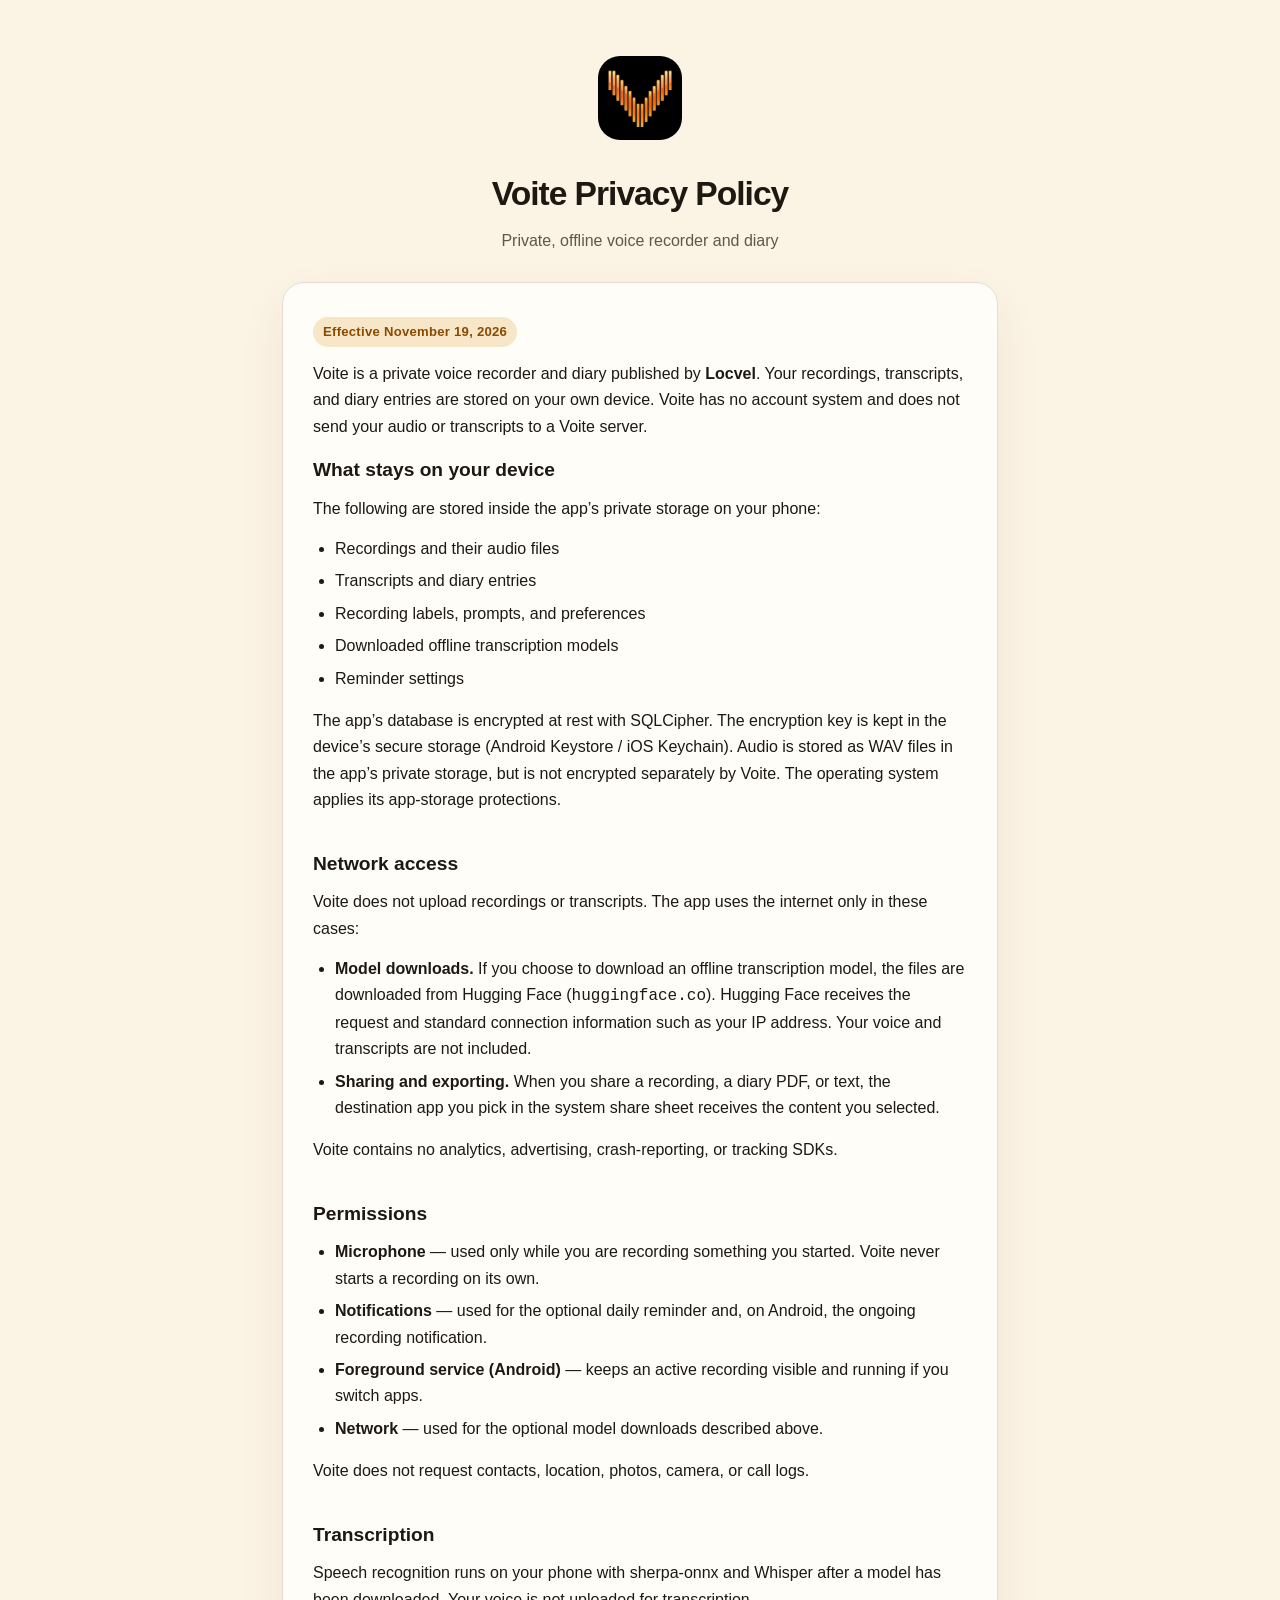
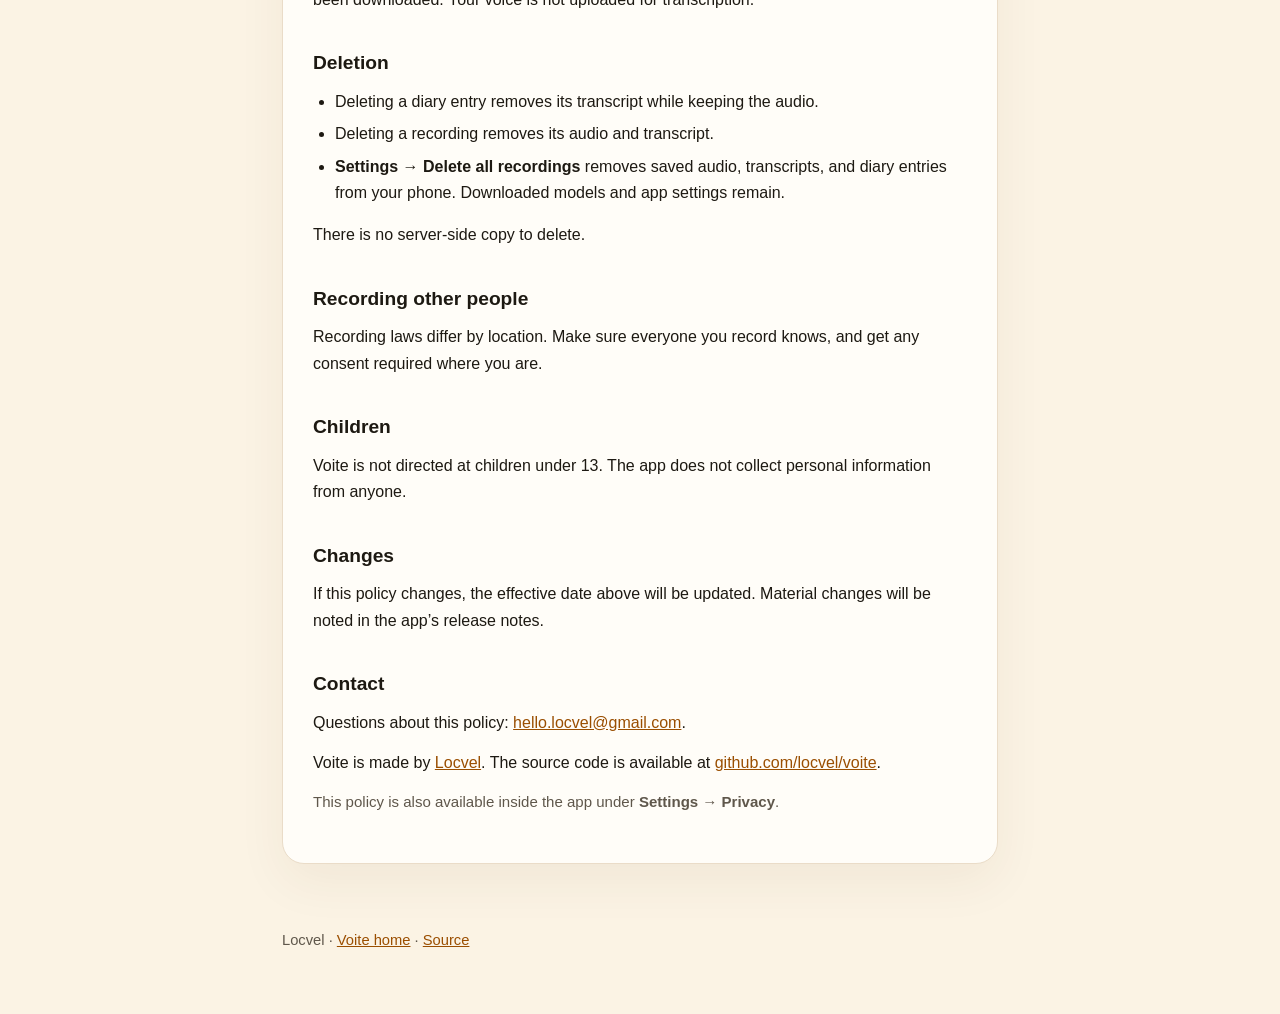
<file: docs/privacy.html>
<!doctype html>
<html lang="en">
<head>
  <meta charset="utf-8">
  <meta name="viewport" content="width=device-width, initial-scale=1">
  <title>Voite Privacy Policy — Locvel</title>
  <meta name="description" content="How Voite stores recordings, transcripts, and diary entries on your device.">
  <style>
    :root { color-scheme: light; --cream:#fbf3e4; --paper:#fffdf8; --ink:#1d1912; --muted:#5f574b; --orange:#e78312; --line:#eadcc8; }
    * { box-sizing: border-box; }
    body { margin:0; background:var(--cream); color:var(--ink); font:16px/1.65 -apple-system,BlinkMacSystemFont,"Segoe UI",Roboto,Helvetica,Arial,sans-serif; }
    header { padding:56px 22px 28px; text-align:center; }
    header img { width:84px; height:84px; border-radius:22px; }
    header h1 { margin:18px 0 6px; font-size:2.1rem; letter-spacing:-0.03em; }
    header p { margin:0; color:var(--muted); }
    main { max-width:760px; margin:0 auto; padding:0 22px 64px; }
    article { background:var(--paper); border:1px solid var(--line); border-radius:22px; padding:34px 30px; box-shadow:0 18px 50px rgba(80,55,25,.06); }
    h2 { margin:34px 0 10px; font-size:1.2rem; }
    h2:first-of-type { margin-top:0; }
    p { margin:0 0 14px; }
    ul { margin:0 0 16px; padding-left:22px; }
    li { margin:6px 0; }
    strong { font-weight:700; }
    .meta { color:var(--muted); font-size:.94rem; }
    .badge { display:inline-block; padding:4px 10px; border-radius:999px; background:#f7e6c8; color:#8a4a00; font-size:.82rem; font-weight:700; letter-spacing:.02em; }
    a { color:#9a4e00; }
    footer { max-width:760px; margin:0 auto; padding:0 22px 48px; color:var(--muted); font-size:.92rem; }
    @media (max-width:560px) { article { padding:26px 20px; border-radius:18px; } header { padding-top:40px; } }
  </style>
</head>
<body>
  <header>
    <img src="icon.png" alt="Voite app icon">
    <h1>Voite Privacy Policy</h1>
    <p>Private, offline voice recorder and diary</p>
  </header>
  <main>
    <article>
      <p class="meta"><span class="badge">Effective November 19, 2026</span></p>
      <p>Voite is a private voice recorder and diary published by <strong>Locvel</strong>. Your recordings, transcripts, and diary entries are stored on your own device. Voite has no account system and does not send your audio or transcripts to a Voite server.</p>

      <h2>What stays on your device</h2>
      <p>The following are stored inside the app’s private storage on your phone:</p>
      <ul>
        <li>Recordings and their audio files</li>
        <li>Transcripts and diary entries</li>
        <li>Recording labels, prompts, and preferences</li>
        <li>Downloaded offline transcription models</li>
        <li>Reminder settings</li>
      </ul>
      <p>The app’s database is encrypted at rest with SQLCipher. The encryption key is kept in the device’s secure storage (Android Keystore / iOS Keychain). Audio is stored as WAV files in the app’s private storage, but is not encrypted separately by Voite. The operating system applies its app-storage protections.</p>

      <h2>Network access</h2>
      <p>Voite does not upload recordings or transcripts. The app uses the internet only in these cases:</p>
      <ul>
        <li><strong>Model downloads.</strong> If you choose to download an offline transcription model, the files are downloaded from Hugging Face (<code>huggingface.co</code>). Hugging Face receives the request and standard connection information such as your IP address. Your voice and transcripts are not included.</li>
        <li><strong>Sharing and exporting.</strong> When you share a recording, a diary PDF, or text, the destination app you pick in the system share sheet receives the content you selected.</li>
      </ul>
      <p>Voite contains no analytics, advertising, crash-reporting, or tracking SDKs.</p>

      <h2>Permissions</h2>
      <ul>
        <li><strong>Microphone</strong> — used only while you are recording something you started. Voite never starts a recording on its own.</li>
        <li><strong>Notifications</strong> — used for the optional daily reminder and, on Android, the ongoing recording notification.</li>
        <li><strong>Foreground service (Android)</strong> — keeps an active recording visible and running if you switch apps.</li>
        <li><strong>Network</strong> — used for the optional model downloads described above.</li>
      </ul>
      <p>Voite does not request contacts, location, photos, camera, or call logs.</p>

      <h2>Transcription</h2>
      <p>Speech recognition runs on your phone with sherpa-onnx and Whisper after a model has been downloaded. Your voice is not uploaded for transcription.</p>

      <h2>Deletion</h2>
      <ul>
        <li>Deleting a diary entry removes its transcript while keeping the audio.</li>
        <li>Deleting a recording removes its audio and transcript.</li>
        <li><strong>Settings → Delete all recordings</strong> removes saved audio, transcripts, and diary entries from your phone. Downloaded models and app settings remain.</li>
      </ul>
      <p>There is no server-side copy to delete.</p>

      <h2>Recording other people</h2>
      <p>Recording laws differ by location. Make sure everyone you record knows, and get any consent required where you are.</p>

      <h2>Children</h2>
      <p>Voite is not directed at children under 13. The app does not collect personal information from anyone.</p>

      <h2>Changes</h2>
      <p>If this policy changes, the effective date above will be updated. Material changes will be noted in the app’s release notes.</p>

      <h2>Contact</h2>
      <p>Questions about this policy: <a href="mailto:hello.locvel@gmail.com">hello.locvel@gmail.com</a>.</p>
      <p>Voite is made by <a href="https://github.com/locvel">Locvel</a>. The source code is available at <a href="https://github.com/locvel/voite">github.com/locvel/voite</a>.</p>
      <p class="meta">This policy is also available inside the app under <strong>Settings → Privacy</strong>.</p>
    </article>
  </main>
  <footer>
    <p>Locvel · <a href="index.html">Voite home</a> · <a href="https://github.com/locvel/voite">Source</a></p>
  </footer>
</body>
</html>
</file>
